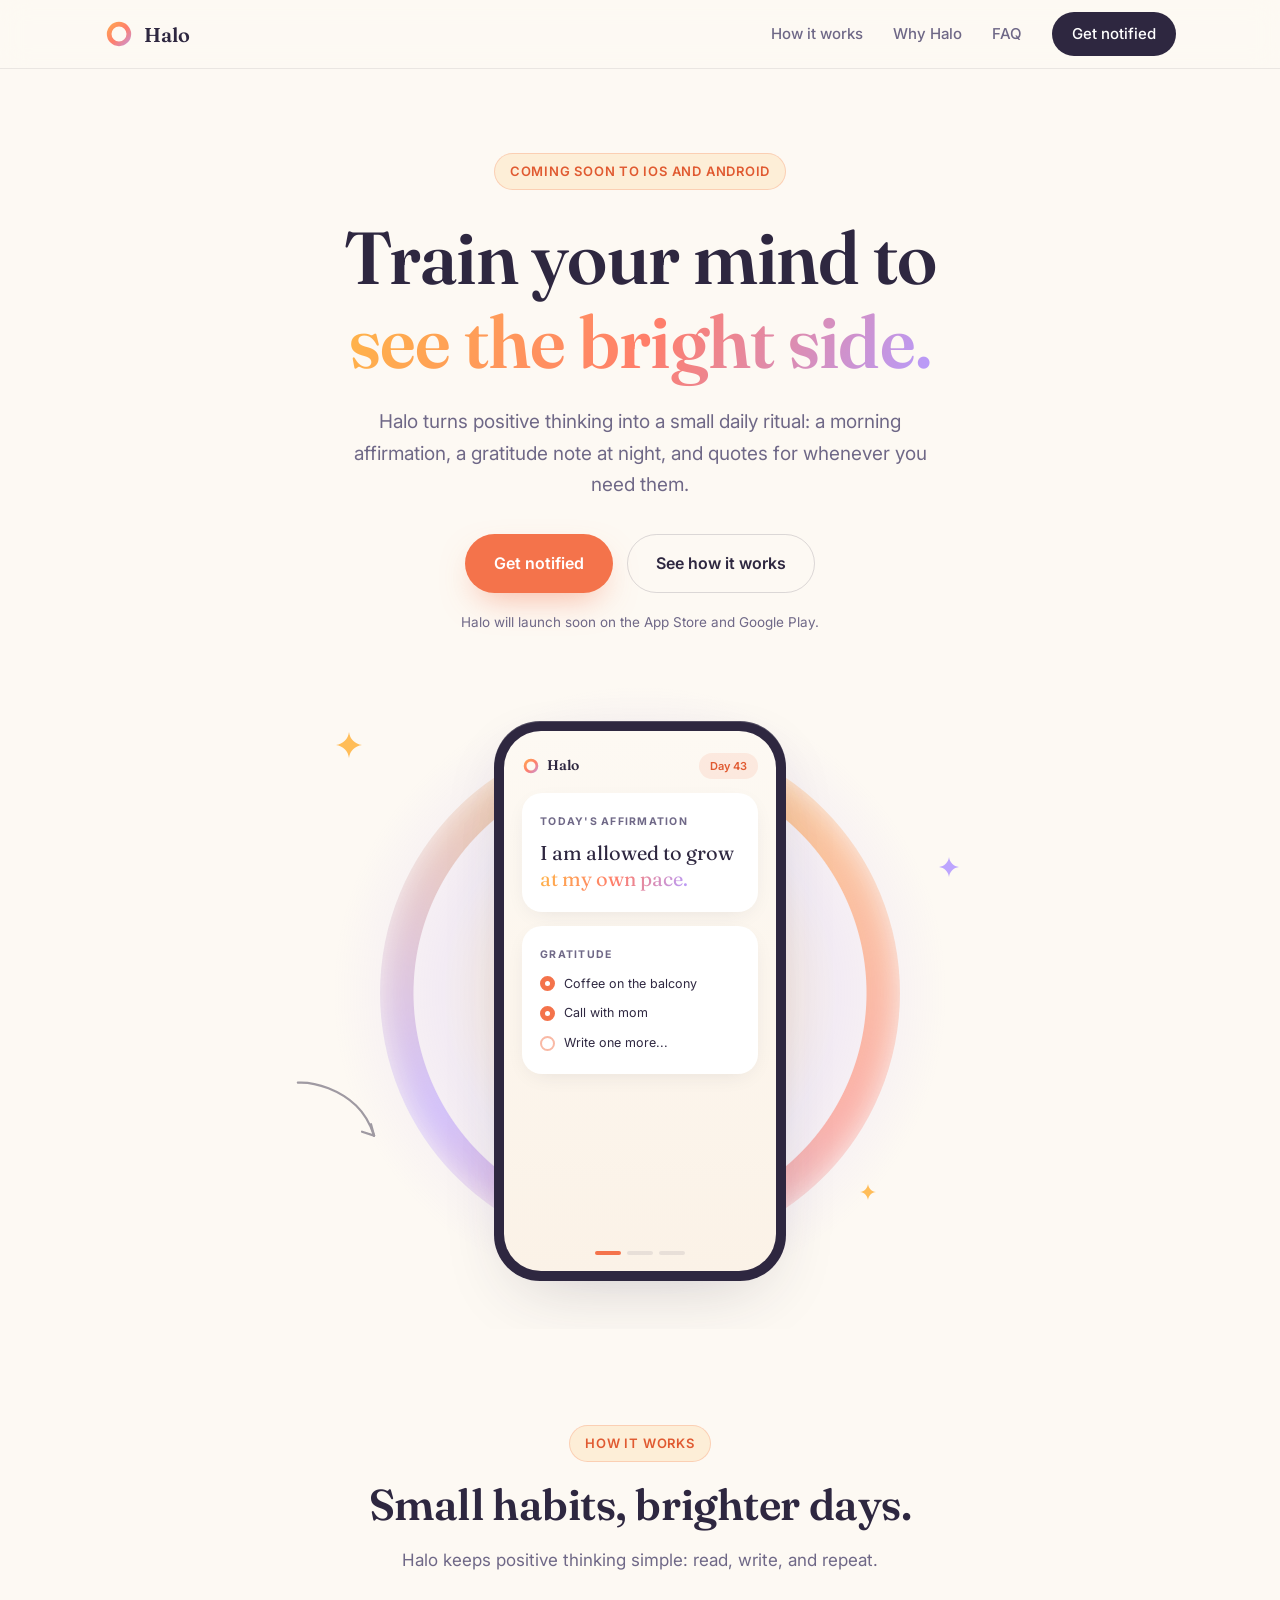
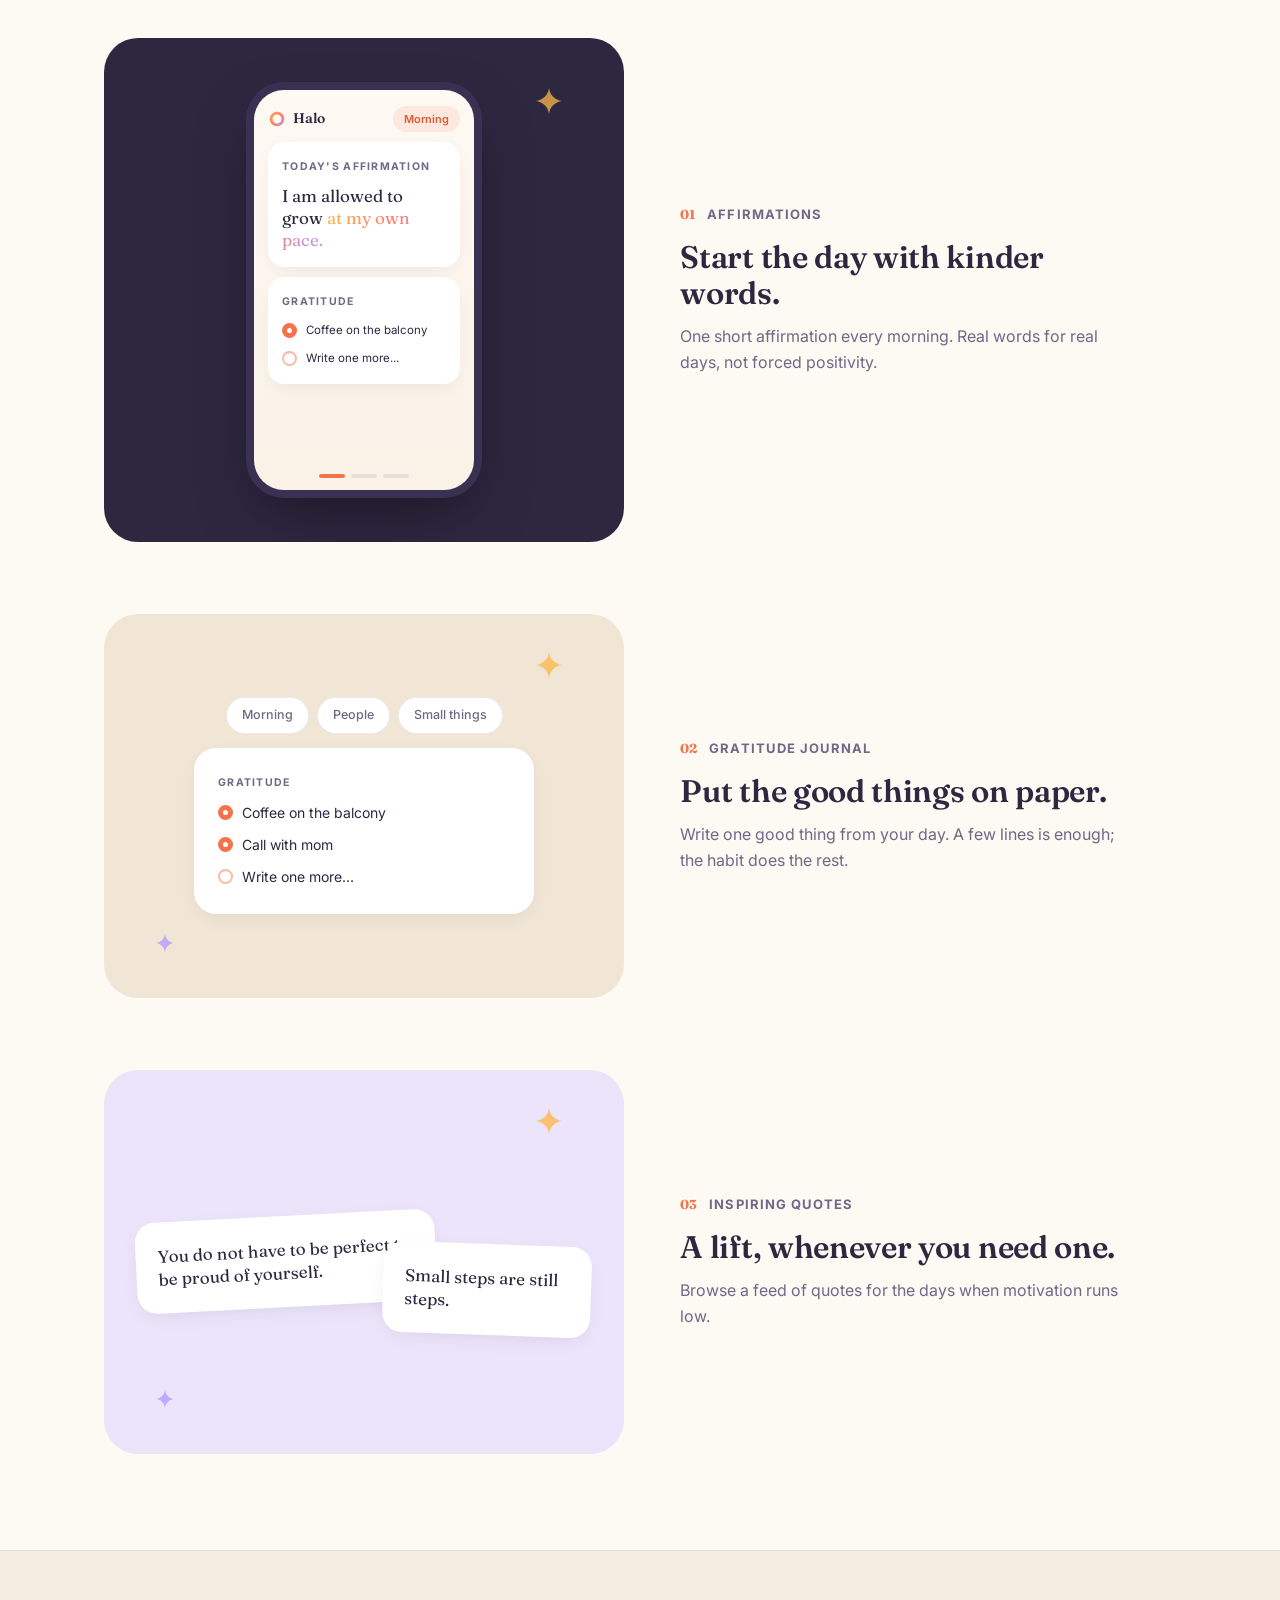
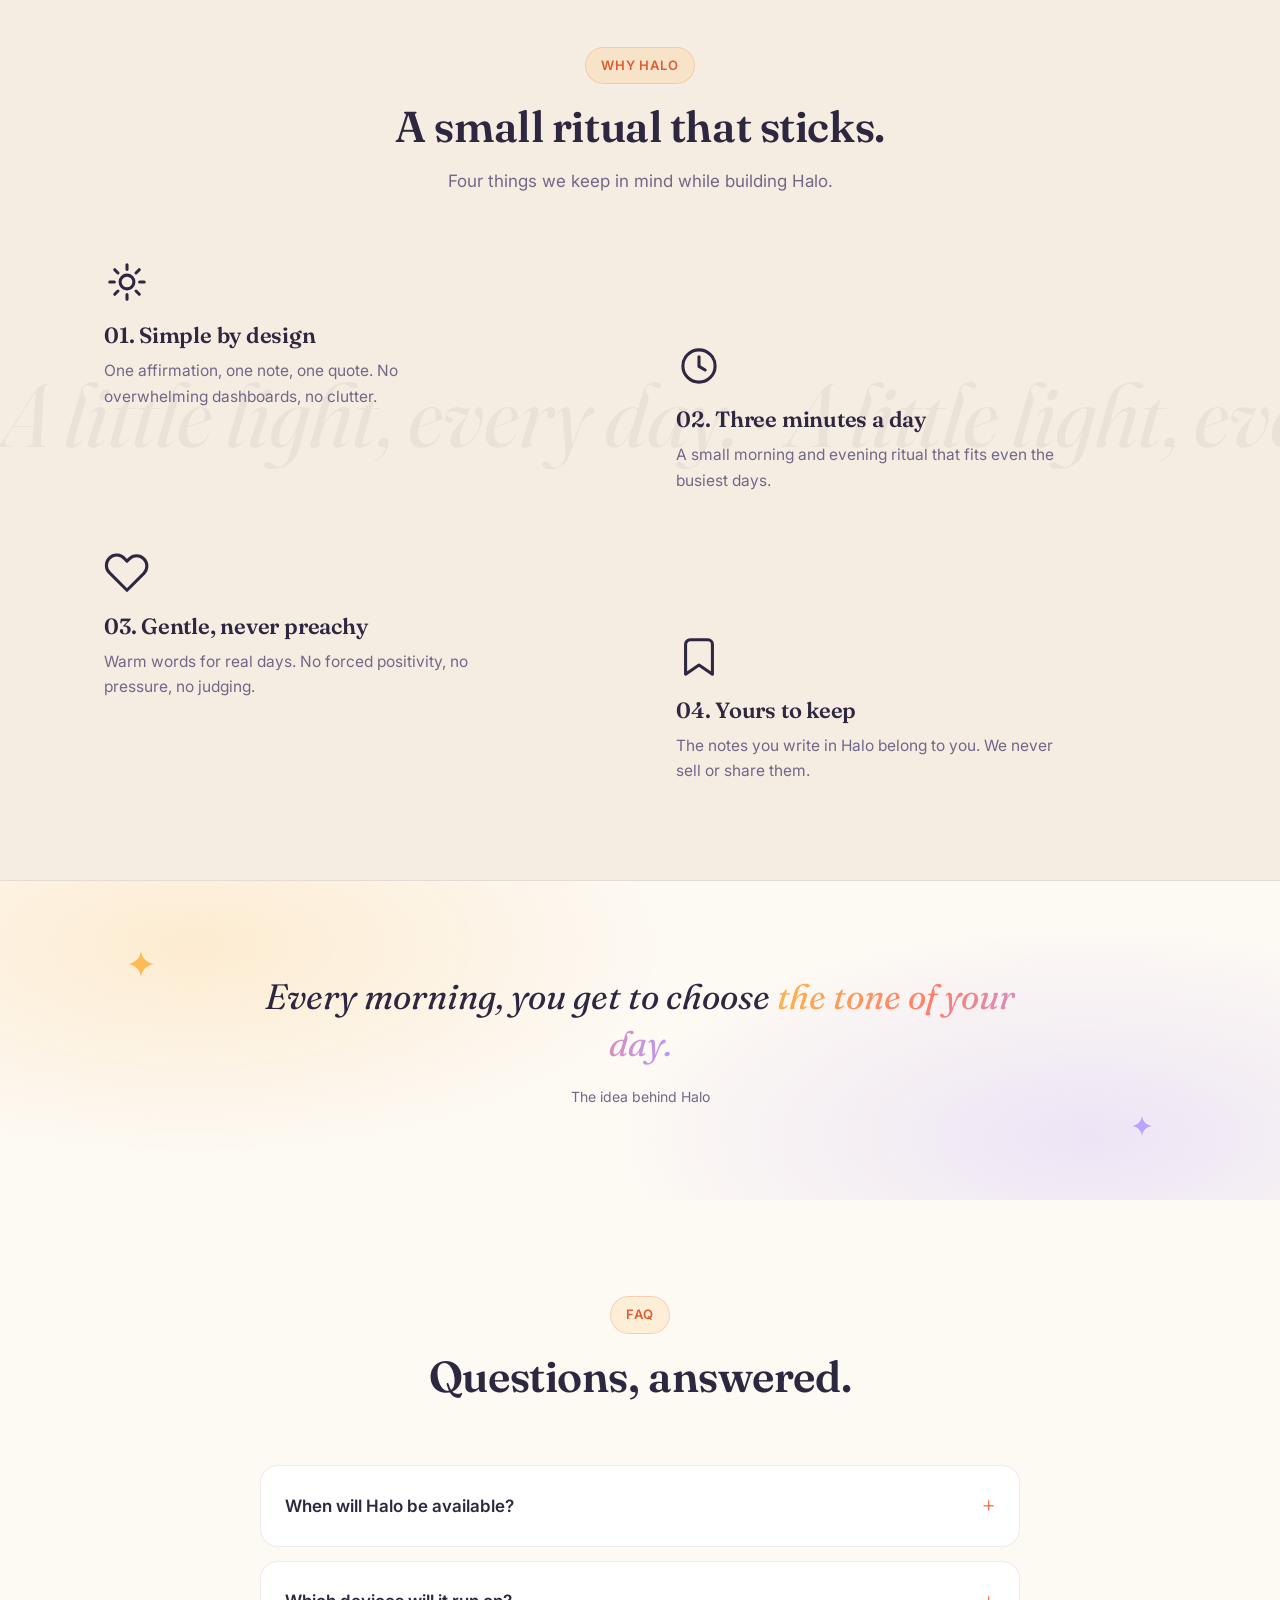
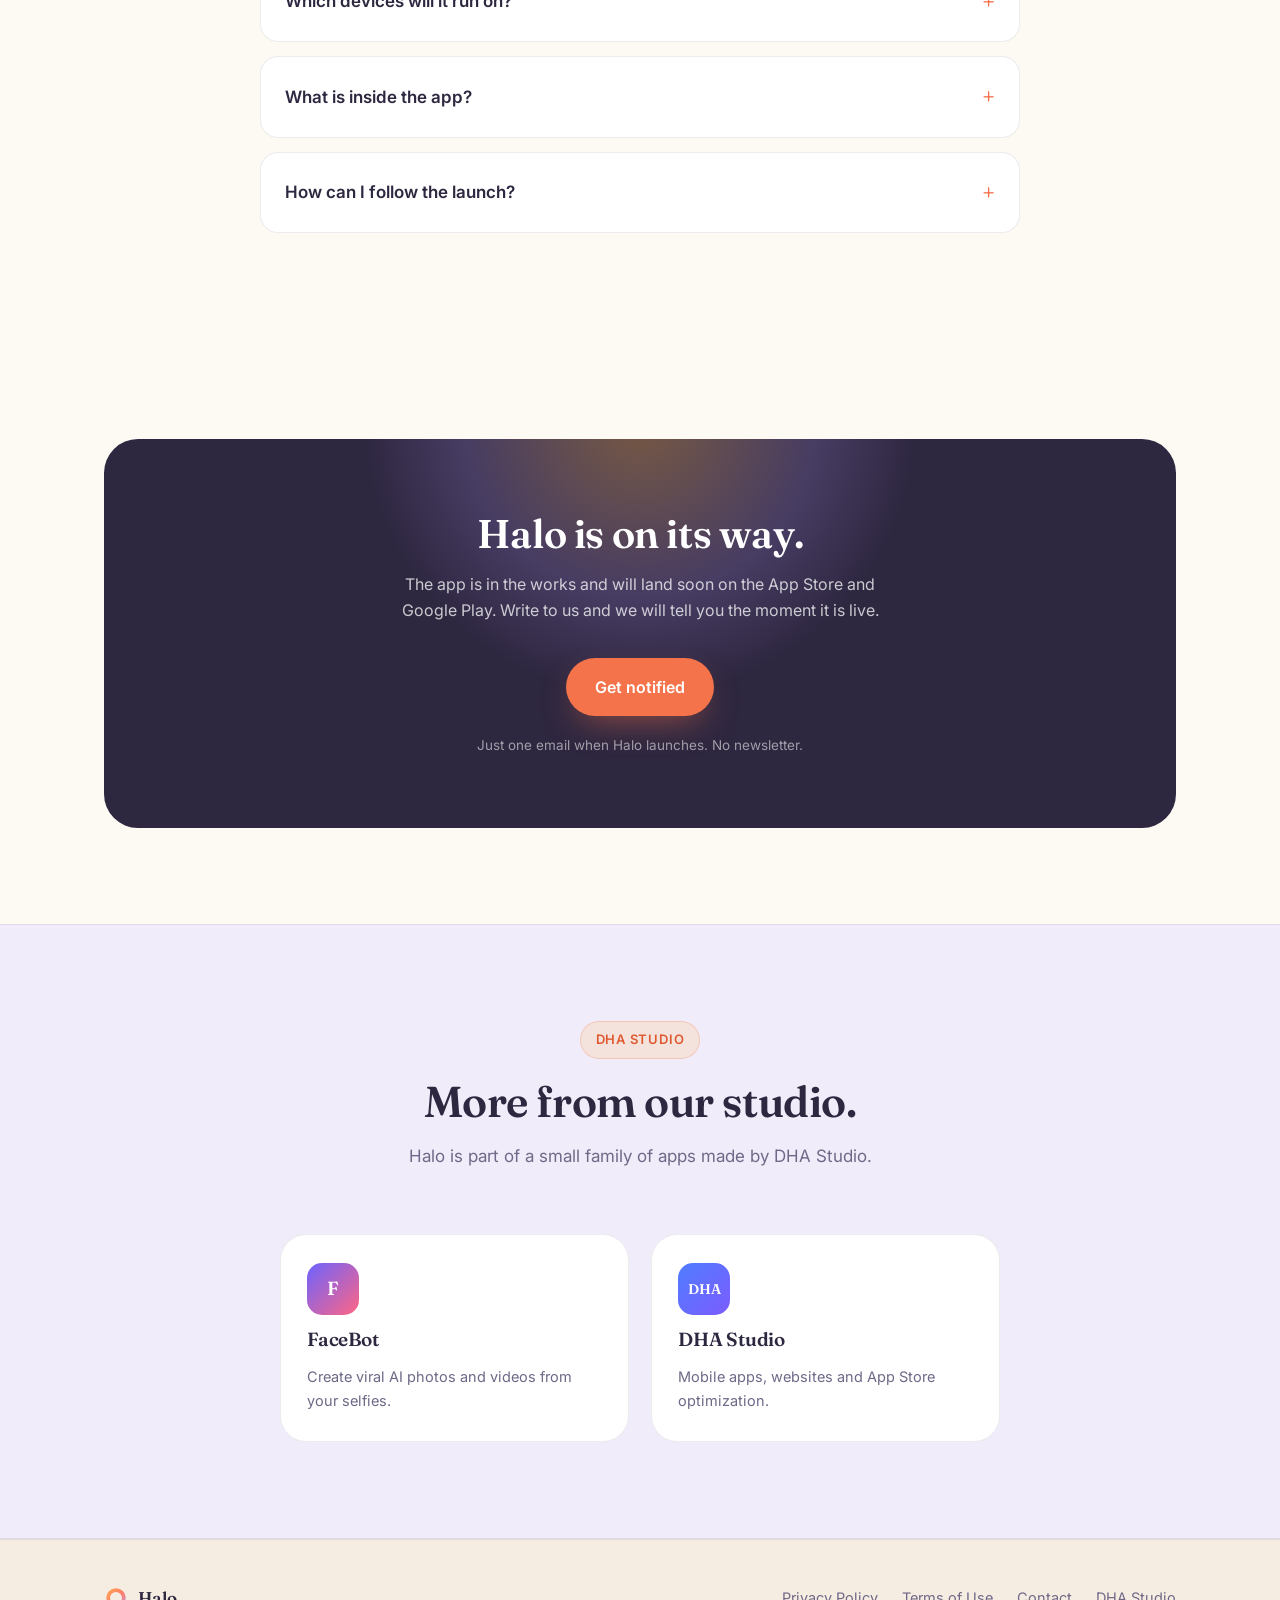
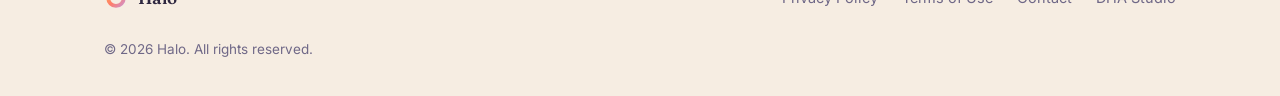
<file: index.html>
<!DOCTYPE html>
<html lang="en">
<head>
  <meta charset="UTF-8" />
  <meta name="viewport" content="width=device-width, initial-scale=1.0" />
  <title>Halo: Daily Affirmations &amp; Gratitude Journal</title>
  <meta name="description" content="Halo helps you build a positive mindset with daily affirmations, a gratitude journal and a feed of inspiring quotes. Coming soon on iOS and Android." />
  <link rel="canonical" href="https://halo.dhastudio.xyz/" />
  <meta name="robots" content="index, follow" />
  <meta name="theme-color" media="(prefers-color-scheme: light)" content="#FDF9F3" />
  <meta name="theme-color" media="(prefers-color-scheme: dark)" content="#171420" />
  <meta property="og:type" content="website" />
  <meta property="og:site_name" content="Halo" />
  <meta property="og:title" content="Halo: Daily Affirmations &amp; Gratitude Journal" />
  <meta property="og:description" content="Build a positive mindset with daily affirmations, a gratitude journal and inspiring quotes. Coming soon on iOS and Android." />
  <meta property="og:url" content="https://halo.dhastudio.xyz/" />
  <meta property="og:image" content="https://halo.dhastudio.xyz/assets/icon.png" />
  <meta name="twitter:card" content="summary" />
  <meta name="twitter:title" content="Halo: Daily Affirmations &amp; Gratitude Journal" />
  <meta name="twitter:description" content="Daily affirmations, a gratitude journal and inspiring quotes. Coming soon on iOS and Android." />
  <meta name="twitter:image" content="https://halo.dhastudio.xyz/assets/icon.png" />
  <script type="application/ld+json">
  {
    "@context": "https://schema.org",
    "@type": "SoftwareApplication",
    "name": "Halo",
    "applicationCategory": "LifestyleApplication",
    "operatingSystem": "iOS, Android",
    "description": "Halo helps you build a positive mindset with daily affirmations, a gratitude journal and a feed of inspiring quotes.",
    "url": "https://halo.dhastudio.xyz/",
    "image": "https://halo.dhastudio.xyz/assets/icon.png"
  }
  </script>
  <link rel="icon" href="assets/favicon.svg" type="image/svg+xml" />
  <link rel="icon" href="assets/icon.png" type="image/png" sizes="512x512" />
  <link rel="apple-touch-icon" href="assets/apple-touch-icon.png" />
  <link rel="preconnect" href="https://fonts.googleapis.com" />
  <link rel="preconnect" href="https://fonts.gstatic.com" crossorigin />
  <link href="https://fonts.googleapis.com/css2?family=Fraunces:ital,opsz,wght@0,9..144,500;0,9..144,600;1,9..144,500&amp;family=Inter:wght@400;500;600;700&amp;display=swap" rel="stylesheet" />
  <link rel="stylesheet" href="style.css" />
</head>
<body>

  <header class="site-header">
    <div class="container nav">
      <a href="#" class="brand" aria-label="Halo home">
        <svg class="brand__mark" viewBox="0 0 32 32" aria-hidden="true"><defs><linearGradient id="navG" x1="0" y1="0" x2="32" y2="32" gradientUnits="userSpaceOnUse"><stop offset="0" stop-color="#FFB648"/><stop offset="0.52" stop-color="#FF7E6B"/><stop offset="1" stop-color="#B69CFF"/></linearGradient></defs><circle cx="16" cy="16" r="10.5" fill="none" stroke="url(#navG)" stroke-width="5"/></svg>
        Halo
      </a>
      <nav class="nav__links" aria-label="Main">
        <a href="#how">How it works</a>
        <a href="#why">Why Halo</a>
        <a href="#faq">FAQ</a>
        <a href="#download" class="nav__cta">Get notified</a>
      </nav>
    </div>
  </header>

  <main>

    <!-- HERO -->
    <section class="hero">
      <div class="container hero__inner">
        <span class="eyebrow fade-up">Coming soon to iOS and Android</span>
        <h1 class="fade-up fade-up--1">Train your mind to<br /><span class="grad">see the bright side.</span></h1>
        <p class="hero__sub fade-up fade-up--2">Halo turns positive thinking into a small daily ritual: a morning affirmation, a gratitude note at night, and quotes for whenever you need them.</p>
        <div class="hero__actions fade-up fade-up--3">
          <a href="#download" class="btn btn-primary">Get notified</a>
          <a href="#how" class="btn btn-ghost">See how it works</a>
        </div>
        <p class="hero__note fade-up fade-up--3">Halo will launch soon on the App Store and Google Play.</p>
        <div class="hero__visual fade-up fade-up--3" aria-hidden="true">
          <div class="hero__glow"></div>
          <div class="halo-ring"></div>
          <svg class="spark spark--1" viewBox="0 0 24 24" fill="currentColor" aria-hidden="true"><path d="M12 0c.8 6.5 5.5 11.2 12 12-6.5.8-11.2 5.5-12 12-.8-6.5-5.5-11.2-12-12C6.5 11.2 11.2 6.5 12 0Z"/></svg>
          <svg class="spark spark--2" viewBox="0 0 24 24" fill="currentColor" aria-hidden="true"><path d="M12 0c.8 6.5 5.5 11.2 12 12-6.5.8-11.2 5.5-12 12-.8-6.5-5.5-11.2-12-12C6.5 11.2 11.2 6.5 12 0Z"/></svg>
          <svg class="spark spark--3" viewBox="0 0 24 24" fill="currentColor" aria-hidden="true"><path d="M12 0c.8 6.5 5.5 11.2 12 12-6.5.8-11.2 5.5-12 12-.8-6.5-5.5-11.2-12-12C6.5 11.2 11.2 6.5 12 0Z"/></svg>
          <svg class="doodle-arrow" viewBox="0 0 120 72" fill="none" stroke="currentColor" stroke-width="2.6" stroke-linecap="round" aria-hidden="true"><path d="M8 6C30 4 58 14 76 30 86 39 93 50 98 64"/><path d="M98 64l-14-4"/><path d="M98 64l-4-13"/></svg>
          <div class="phone">
            <div class="phone__screen">
              <div class="phone__top">
                <span class="phone__brand">
                  <svg class="phone__mark" viewBox="0 0 32 32" aria-hidden="true"><defs><linearGradient id="phG" x1="0" y1="0" x2="32" y2="32" gradientUnits="userSpaceOnUse"><stop offset="0" stop-color="#FFB648"/><stop offset="0.52" stop-color="#FF7E6B"/><stop offset="1" stop-color="#B69CFF"/></linearGradient></defs><circle cx="16" cy="16" r="10.5" fill="none" stroke="url(#phG)" stroke-width="5"/></svg>
                  Halo
                </span>
                <span class="chip">Day 43</span>
              </div>
              <div class="phone__card phone__card--affirm">
                <p class="phone__label">Today's affirmation</p>
                <p>I am allowed to grow <span class="grad">at my own pace.</span></p>
              </div>
              <div class="phone__card">
                <p class="phone__label">Gratitude</p>
                <div class="phone__lines">
                  <span class="phone__line"><span class="phone__dot phone__dot--done"></span>Coffee on the balcony</span>
                  <span class="phone__line"><span class="phone__dot phone__dot--done"></span>Call with mom</span>
                  <span class="phone__line"><span class="phone__dot"></span>Write one more...</span>
                </div>
              </div>
              <div class="phone__bar"><span></span><span></span><span></span></div>
            </div>
          </div>
        </div>
      </div>
    </section>

    <!-- WALKTHROUGH -->
    <section class="section" id="how">
      <div class="container">
        <div class="section__head">
          <span class="eyebrow">How it works</span>
          <h2>Small habits, brighter days.</h2>
          <p>Halo keeps positive thinking simple: read, write, and repeat.</p>
        </div>

        <div class="walk">
          <article class="walk__row">
            <div class="walk__visual walk__visual--dark" aria-hidden="true">
              <svg class="spark spark--in" viewBox="0 0 24 24" fill="currentColor"><path d="M12 0c.8 6.5 5.5 11.2 12 12-6.5.8-11.2 5.5-12 12-.8-6.5-5.5-11.2-12-12C6.5 11.2 11.2 6.5 12 0Z"/></svg>
              <div class="phone phone--mini">
                <div class="phone__screen">
                  <div class="phone__top">
                    <span class="phone__brand">
                      <svg class="phone__mark" viewBox="0 0 32 32" aria-hidden="true"><defs><linearGradient id="wmG" x1="0" y1="0" x2="32" y2="32" gradientUnits="userSpaceOnUse"><stop offset="0" stop-color="#FFB648"/><stop offset="0.52" stop-color="#FF7E6B"/><stop offset="1" stop-color="#B69CFF"/></linearGradient></defs><circle cx="16" cy="16" r="10.5" fill="none" stroke="url(#wmG)" stroke-width="5"/></svg>
                      Halo
                    </span>
                    <span class="chip">Morning</span>
                  </div>
                  <div class="phone__card phone__card--affirm">
                    <p class="phone__label">Today's affirmation</p>
                    <p>I am allowed to grow <span class="grad">at my own pace.</span></p>
                  </div>
                  <div class="phone__card">
                    <p class="phone__label">Gratitude</p>
                    <div class="phone__lines">
                      <span class="phone__line"><span class="phone__dot phone__dot--done"></span>Coffee on the balcony</span>
                      <span class="phone__line"><span class="phone__dot"></span>Write one more...</span>
                    </div>
                  </div>
                  <div class="phone__bar"><span></span><span></span><span></span></div>
                </div>
              </div>
            </div>
            <div class="walk__text">
              <span class="walk__eyebrow"><b>01</b> Affirmations</span>
              <h3>Start the day with kinder words.</h3>
              <p>One short affirmation every morning. Real words for real days, not forced positivity.</p>
            </div>
          </article>

          <article class="walk__row">
            <div class="walk__visual walk__visual--nude" aria-hidden="true">
              <svg class="spark spark--in" viewBox="0 0 24 24" fill="currentColor"><path d="M12 0c.8 6.5 5.5 11.2 12 12-6.5.8-11.2 5.5-12 12-.8-6.5-5.5-11.2-12-12C6.5 11.2 11.2 6.5 12 0Z"/></svg>
              <svg class="spark spark--in2" viewBox="0 0 24 24" fill="currentColor"><path d="M12 0c.8 6.5 5.5 11.2 12 12-6.5.8-11.2 5.5-12 12-.8-6.5-5.5-11.2-12-12C6.5 11.2 11.2 6.5 12 0Z"/></svg>
              <div class="chips-row">
                <span class="mini-chip">Morning</span>
                <span class="mini-chip">People</span>
                <span class="mini-chip">Small things</span>
              </div>
              <div class="jcard">
                <p class="phone__label">Gratitude</p>
                <div class="phone__lines">
                  <span class="phone__line"><span class="phone__dot phone__dot--done"></span>Coffee on the balcony</span>
                  <span class="phone__line"><span class="phone__dot phone__dot--done"></span>Call with mom</span>
                  <span class="phone__line"><span class="phone__dot"></span>Write one more...</span>
                </div>
              </div>
            </div>
            <div class="walk__text">
              <span class="walk__eyebrow"><b>02</b> Gratitude journal</span>
              <h3>Put the good things on paper.</h3>
              <p>Write one good thing from your day. A few lines is enough; the habit does the rest.</p>
            </div>
          </article>

          <article class="walk__row">
            <div class="walk__visual walk__visual--lav" aria-hidden="true">
              <svg class="spark spark--in" viewBox="0 0 24 24" fill="currentColor"><path d="M12 0c.8 6.5 5.5 11.2 12 12-6.5.8-11.2 5.5-12 12-.8-6.5-5.5-11.2-12-12C6.5 11.2 11.2 6.5 12 0Z"/></svg>
              <svg class="spark spark--in2" viewBox="0 0 24 24" fill="currentColor"><path d="M12 0c.8 6.5 5.5 11.2 12 12-6.5.8-11.2 5.5-12 12-.8-6.5-5.5-11.2-12-12C6.5 11.2 11.2 6.5 12 0Z"/></svg>
              <div class="qstack">
                <div class="qcard qcard--a"><p>You do not have to be perfect to be proud of yourself.</p></div>
                <div class="qcard qcard--b"><p>Small steps are still steps.</p></div>
              </div>
            </div>
            <div class="walk__text">
              <span class="walk__eyebrow"><b>03</b> Inspiring quotes</span>
              <h3>A lift, whenever you need one.</h3>
              <p>Browse a feed of quotes for the days when motivation runs low.</p>
            </div>
          </article>
        </div>
      </div>
    </section>

    <!-- BENEFITS -->
    <section class="section section--nude" id="why">
      <div class="marquee" aria-hidden="true">
        <div class="marquee__track">
          <span>A little light, every day. · A little light, every day. · A little light, every day. · </span>
          <span>A little light, every day. · A little light, every day. · A little light, every day. · </span>
        </div>
      </div>
      <div class="container">
        <div class="section__head">
          <span class="eyebrow">Why Halo</span>
          <h2>A small ritual that sticks.</h2>
          <p>Four things we keep in mind while building Halo.</p>
        </div>
        <div class="benefits">
          <div class="benefit">
            <div class="benefit__icon">
              <svg viewBox="0 0 24 24" fill="none" stroke="currentColor" stroke-width="1.6" stroke-linecap="round" aria-hidden="true"><circle cx="12" cy="12" r="3.6"/><path d="M12 3v2.4M12 18.6V21M3 12h2.4M18.6 12H21M5.6 5.6l1.7 1.7M16.7 16.7l1.7 1.7M18.4 5.6l-1.7 1.7M7.3 16.7l-1.7 1.7"/></svg>
            </div>
            <h3>01. Simple by design</h3>
            <p>One affirmation, one note, one quote. No overwhelming dashboards, no clutter.</p>
          </div>
          <div class="benefit">
            <div class="benefit__icon">
              <svg viewBox="0 0 24 24" fill="none" stroke="currentColor" stroke-width="1.6" stroke-linecap="round" stroke-linejoin="round" aria-hidden="true"><circle cx="12" cy="12" r="8.4"/><path d="M12 7.2v5l3.2 1.9"/></svg>
            </div>
            <h3>02. Three minutes a day</h3>
            <p>A small morning and evening ritual that fits even the busiest days.</p>
          </div>
          <div class="benefit">
            <div class="benefit__icon">
              <svg viewBox="0 0 24 24" fill="none" stroke="currentColor" stroke-width="1.6" stroke-linecap="round" stroke-linejoin="round" aria-hidden="true"><path d="M20.8 4.6a5.4 5.4 0 0 0-7.6 0L12 5.8l-1.2-1.2a5.4 5.4 0 1 0-7.6 7.6l8.8 8.8 8.8-8.8a5.4 5.4 0 0 0 0-7.6z"/></svg>
            </div>
            <h3>03. Gentle, never preachy</h3>
            <p>Warm words for real days. No forced positivity, no pressure, no judging.</p>
          </div>
          <div class="benefit">
            <div class="benefit__icon">
              <svg viewBox="0 0 24 24" fill="none" stroke="currentColor" stroke-width="1.6" stroke-linecap="round" stroke-linejoin="round" aria-hidden="true"><path d="M19 21l-7-4.8L5 21V5.4A2.4 2.4 0 0 1 7.4 3h9.2A2.4 2.4 0 0 1 19 5.4z"/></svg>
            </div>
            <h3>04. Yours to keep</h3>
            <p>The notes you write in Halo belong to you. We never sell or share them.</p>
          </div>
        </div>
      </div>
    </section>

    <!-- QUOTE -->
    <section class="quote-band">
      <svg class="spark spark--q1" viewBox="0 0 24 24" fill="currentColor" aria-hidden="true"><path d="M12 0c.8 6.5 5.5 11.2 12 12-6.5.8-11.2 5.5-12 12-.8-6.5-5.5-11.2-12-12C6.5 11.2 11.2 6.5 12 0Z"/></svg>
      <svg class="spark spark--q2" viewBox="0 0 24 24" fill="currentColor" aria-hidden="true"><path d="M12 0c.8 6.5 5.5 11.2 12 12-6.5.8-11.2 5.5-12 12-.8-6.5-5.5-11.2-12-12C6.5 11.2 11.2 6.5 12 0Z"/></svg>
      <div class="container">
        <blockquote>
          Every morning, you get to choose <span class="grad">the tone of your day.</span>
        </blockquote>
        <footer>The idea behind Halo</footer>
      </div>
    </section>

    <!-- FAQ -->
    <section class="section" id="faq">
      <div class="container">
        <div class="section__head">
          <span class="eyebrow">FAQ</span>
          <h2>Questions, answered.</h2>
        </div>
        <div class="faq">
          <details>
            <summary>When will Halo be available?</summary>
            <p>Halo is in development and will launch soon on the App Store and Google Play. Write to us if you would like to be notified the moment it is live.</p>
          </details>
          <details>
            <summary>Which devices will it run on?</summary>
            <p>Halo will be available on iPhones and Android phones.</p>
          </details>
          <details>
            <summary>What is inside the app?</summary>
            <p>Three simple things: a daily affirmation, a gratitude journal, and a feed of inspiring quotes. That is the whole idea: keep it small and come back every day.</p>
          </details>
          <details>
            <summary>How can I follow the launch?</summary>
            <p>Send a short email to <a href="mailto:contact@dhastudio.xyz">contact@dhastudio.xyz</a> and we will let you know when Halo is out.</p>
          </details>
        </div>
      </div>
    </section>

    <!-- DOWNLOAD -->
    <section class="section" id="download">
      <div class="container">
        <div class="download-card">
          <h2>Halo is on its way.</h2>
          <p>The app is in the works and will land soon on the App Store and Google Play. Write to us and we will tell you the moment it is live.</p>
          <a href="mailto:contact@dhastudio.xyz?subject=Halo%20launch" class="btn btn-primary">Get notified</a>
          <p class="hint">Just one email when Halo launches. No newsletter.</p>
        </div>
      </div>
    </section>

    <!-- MORE APPS -->
    <section class="section section--lav" id="more">
      <div class="container">
        <div class="section__head">
          <span class="eyebrow">DHA Studio</span>
          <h2>More from our studio.</h2>
          <p>Halo is part of a small family of apps made by DHA Studio.</p>
        </div>
        <div class="apps">
          <a class="app-card" href="https://facebot.dhastudio.xyz" rel="noopener">
            <span class="app-card__tile app-card__tile--fb">F</span>
            <h3>FaceBot</h3>
            <p>Create viral AI photos and videos from your selfies.</p>
          </a>
          <a class="app-card" href="https://dhastudio.xyz" rel="noopener">
            <span class="app-card__tile app-card__tile--dha">DHA</span>
            <h3>DHA Studio</h3>
            <p>Mobile apps, websites and App Store optimization.</p>
          </a>
        </div>
      </div>
    </section>

  </main>

  <footer class="site-footer">
    <div class="container footer-grid">
      <span class="footer-brand">
        <svg class="brand__mark" viewBox="0 0 32 32" aria-hidden="true"><defs><linearGradient id="ftG" x1="0" y1="0" x2="32" y2="32" gradientUnits="userSpaceOnUse"><stop offset="0" stop-color="#FFB648"/><stop offset="0.52" stop-color="#FF7E6B"/><stop offset="1" stop-color="#B69CFF"/></linearGradient></defs><circle cx="16" cy="16" r="10.5" fill="none" stroke="url(#ftG)" stroke-width="5"/></svg>
        Halo
      </span>
      <nav class="footer-links" aria-label="Footer">
        <a href="privacy-policy.html">Privacy Policy</a>
        <a href="terms.html">Terms of Use</a>
        <a href="mailto:contact@dhastudio.xyz">Contact</a>
        <a href="https://dhastudio.xyz" rel="noopener">DHA Studio</a>
      </nav>
      <p class="footer-copy">© 2026 Halo. All rights reserved.</p>
    </div>
  </footer>

</body>
</html>
</file>
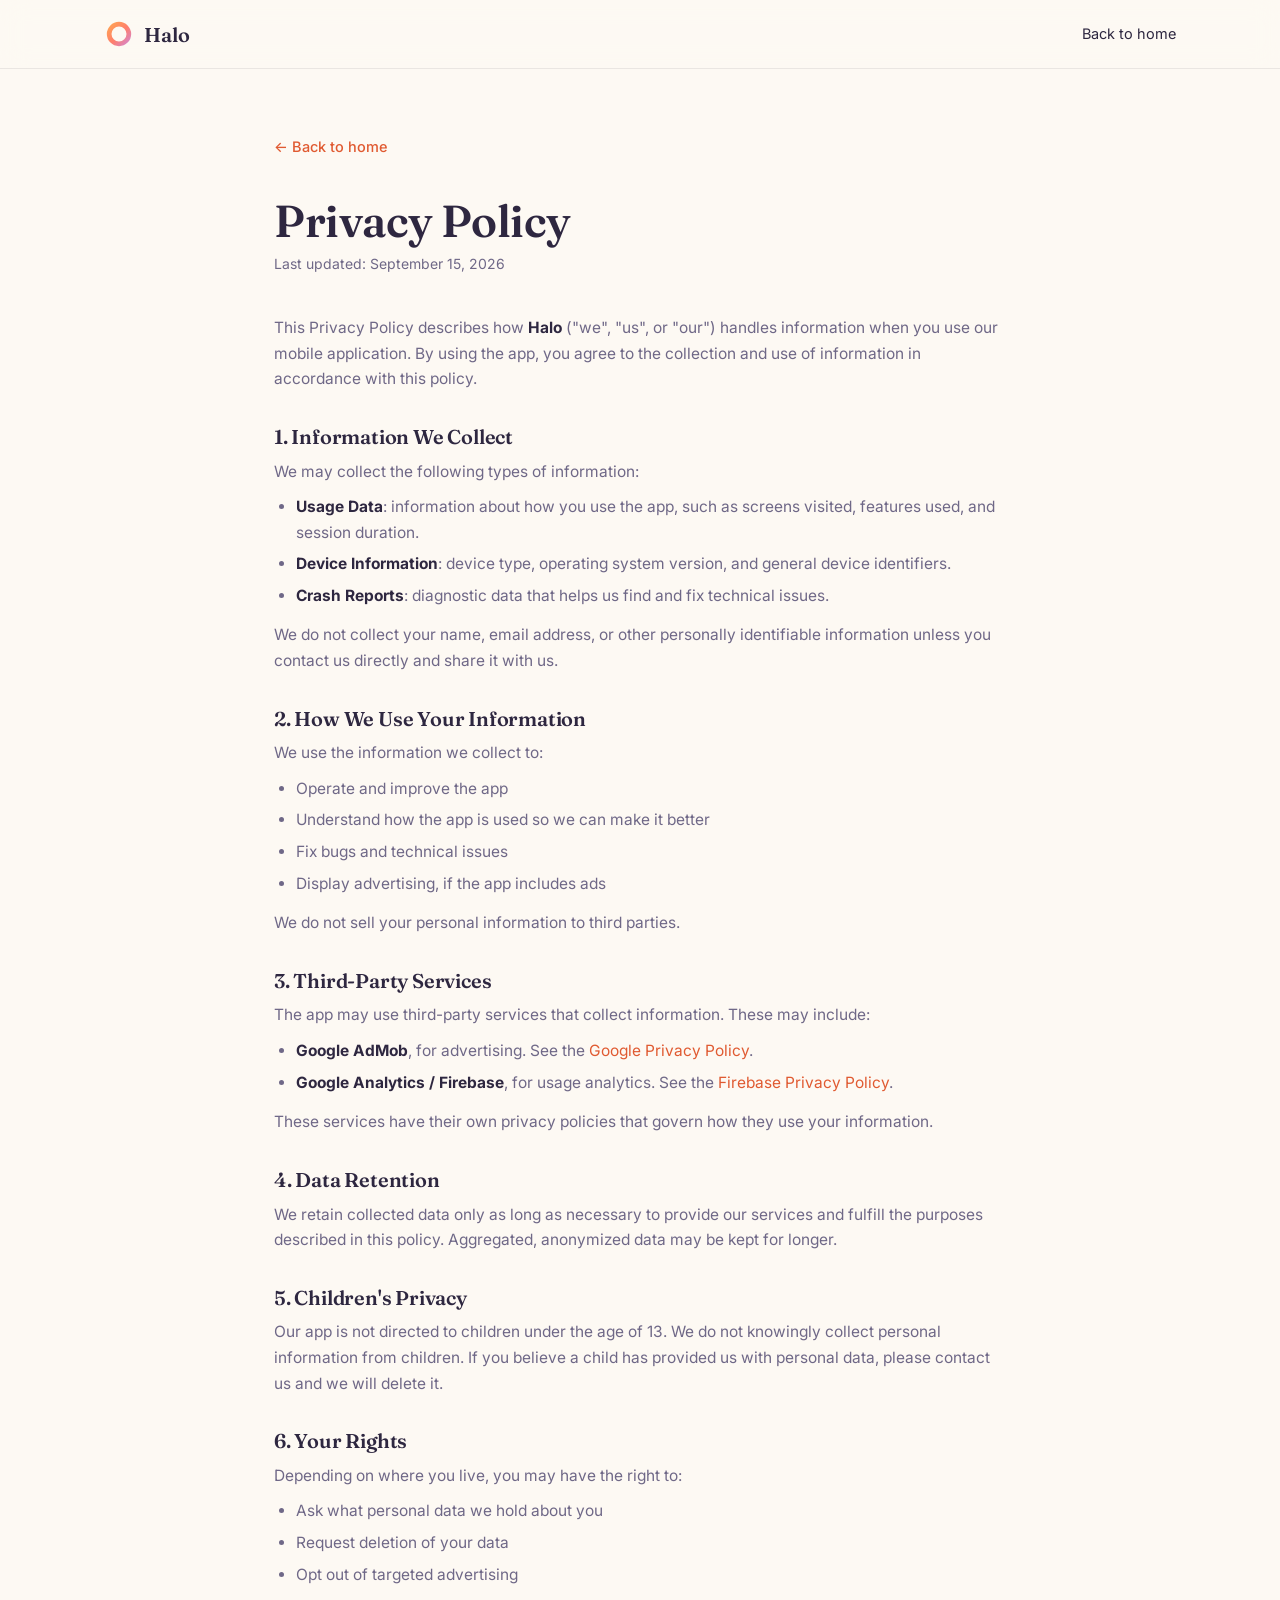
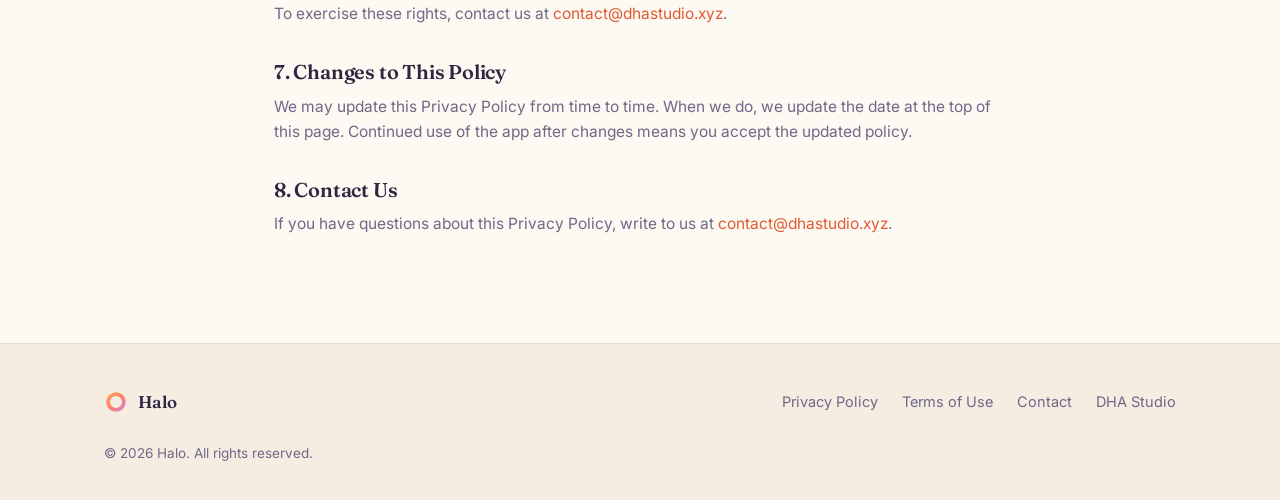
<file: privacy-policy.html>
<!DOCTYPE html>
<html lang="en">
<head>
  <meta charset="UTF-8" />
  <meta name="viewport" content="width=device-width, initial-scale=1.0" />
  <title>Privacy Policy | Halo</title>
  <meta name="description" content="Privacy policy of Halo, the positive thinking app for iOS and Android: what information we collect, how we use it, and how to reach us." />
  <link rel="canonical" href="https://halo.dhastudio.xyz/privacy-policy.html" />
  <meta name="robots" content="index, follow" />
  <meta name="theme-color" media="(prefers-color-scheme: light)" content="#FDF9F3" />
  <meta name="theme-color" media="(prefers-color-scheme: dark)" content="#171420" />
  <link rel="icon" href="assets/favicon.svg" type="image/svg+xml" />
  <link rel="apple-touch-icon" href="assets/apple-touch-icon.png" />
  <link rel="preconnect" href="https://fonts.googleapis.com" />
  <link rel="preconnect" href="https://fonts.gstatic.com" crossorigin />
  <link href="https://fonts.googleapis.com/css2?family=Fraunces:ital,opsz,wght@0,9..144,500;0,9..144,600;1,9..144,500&amp;family=Inter:wght@400;500;600;700&amp;display=swap" rel="stylesheet" />
  <link rel="stylesheet" href="style.css" />
</head>
<body>

  <header class="site-header">
    <div class="container nav">
      <a href="index.html" class="brand" aria-label="Halo home">
        <svg class="brand__mark" viewBox="0 0 32 32" aria-hidden="true"><defs><linearGradient id="navG" x1="0" y1="0" x2="32" y2="32" gradientUnits="userSpaceOnUse"><stop offset="0" stop-color="#FFB648"/><stop offset="0.52" stop-color="#FF7E6B"/><stop offset="1" stop-color="#C08BFF"/></linearGradient></defs><circle cx="16" cy="16" r="10.5" fill="none" stroke="url(#navG)" stroke-width="5"/></svg>
        Halo
      </a>
      <a href="index.html" class="nav__links" style="font-size:14.5px;">Back to home</a>
    </div>
  </header>

  <main class="legal">
    <a class="legal__back" href="index.html">&larr; Back to home</a>
    <h1>Privacy Policy</h1>
    <p class="updated">Last updated: September 15, 2026</p>

    <p>This Privacy Policy describes how <strong>Halo</strong> ("we", "us", or "our") handles information when you use our mobile application. By using the app, you agree to the collection and use of information in accordance with this policy.</p>

    <h2>1. Information We Collect</h2>
    <p>We may collect the following types of information:</p>
    <ul>
      <li><strong>Usage Data</strong>: information about how you use the app, such as screens visited, features used, and session duration.</li>
      <li><strong>Device Information</strong>: device type, operating system version, and general device identifiers.</li>
      <li><strong>Crash Reports</strong>: diagnostic data that helps us find and fix technical issues.</li>
    </ul>
    <p>We do not collect your name, email address, or other personally identifiable information unless you contact us directly and share it with us.</p>

    <h2>2. How We Use Your Information</h2>
    <p>We use the information we collect to:</p>
    <ul>
      <li>Operate and improve the app</li>
      <li>Understand how the app is used so we can make it better</li>
      <li>Fix bugs and technical issues</li>
      <li>Display advertising, if the app includes ads</li>
    </ul>
    <p>We do not sell your personal information to third parties.</p>

    <h2>3. Third-Party Services</h2>
    <p>The app may use third-party services that collect information. These may include:</p>
    <ul>
      <li><strong>Google AdMob</strong>, for advertising. See the <a href="https://policies.google.com/privacy" target="_blank" rel="noopener">Google Privacy Policy</a>.</li>
      <li><strong>Google Analytics / Firebase</strong>, for usage analytics. See the <a href="https://firebase.google.com/support/privacy" target="_blank" rel="noopener">Firebase Privacy Policy</a>.</li>
    </ul>
    <p>These services have their own privacy policies that govern how they use your information.</p>

    <h2>4. Data Retention</h2>
    <p>We retain collected data only as long as necessary to provide our services and fulfill the purposes described in this policy. Aggregated, anonymized data may be kept for longer.</p>

    <h2>5. Children's Privacy</h2>
    <p>Our app is not directed to children under the age of 13. We do not knowingly collect personal information from children. If you believe a child has provided us with personal data, please contact us and we will delete it.</p>

    <h2>6. Your Rights</h2>
    <p>Depending on where you live, you may have the right to:</p>
    <ul>
      <li>Ask what personal data we hold about you</li>
      <li>Request deletion of your data</li>
      <li>Opt out of targeted advertising</li>
    </ul>
    <p>To exercise these rights, contact us at <a href="mailto:contact@dhastudio.xyz">contact@dhastudio.xyz</a>.</p>

    <h2>7. Changes to This Policy</h2>
    <p>We may update this Privacy Policy from time to time. When we do, we update the date at the top of this page. Continued use of the app after changes means you accept the updated policy.</p>

    <h2>8. Contact Us</h2>
    <p>If you have questions about this Privacy Policy, write to us at <a href="mailto:contact@dhastudio.xyz">contact@dhastudio.xyz</a>.</p>
  </main>

  <footer class="site-footer">
    <div class="container footer-grid">
      <span class="footer-brand">
        <svg class="brand__mark" viewBox="0 0 32 32" aria-hidden="true"><defs><linearGradient id="ftG" x1="0" y1="0" x2="32" y2="32" gradientUnits="userSpaceOnUse"><stop offset="0" stop-color="#FFB648"/><stop offset="0.52" stop-color="#FF7E6B"/><stop offset="1" stop-color="#C08BFF"/></linearGradient></defs><circle cx="16" cy="16" r="10.5" fill="none" stroke="url(#ftG)" stroke-width="5"/></svg>
        Halo
      </span>
      <nav class="footer-links" aria-label="Footer">
        <a href="privacy-policy.html">Privacy Policy</a>
        <a href="terms.html">Terms of Use</a>
        <a href="mailto:contact@dhastudio.xyz">Contact</a>
        <a href="https://dhastudio.xyz" rel="noopener">DHA Studio</a>
      </nav>
      <p class="footer-copy">© 2026 Halo. All rights reserved.</p>
    </div>
  </footer>

</body>
</html>
</file>
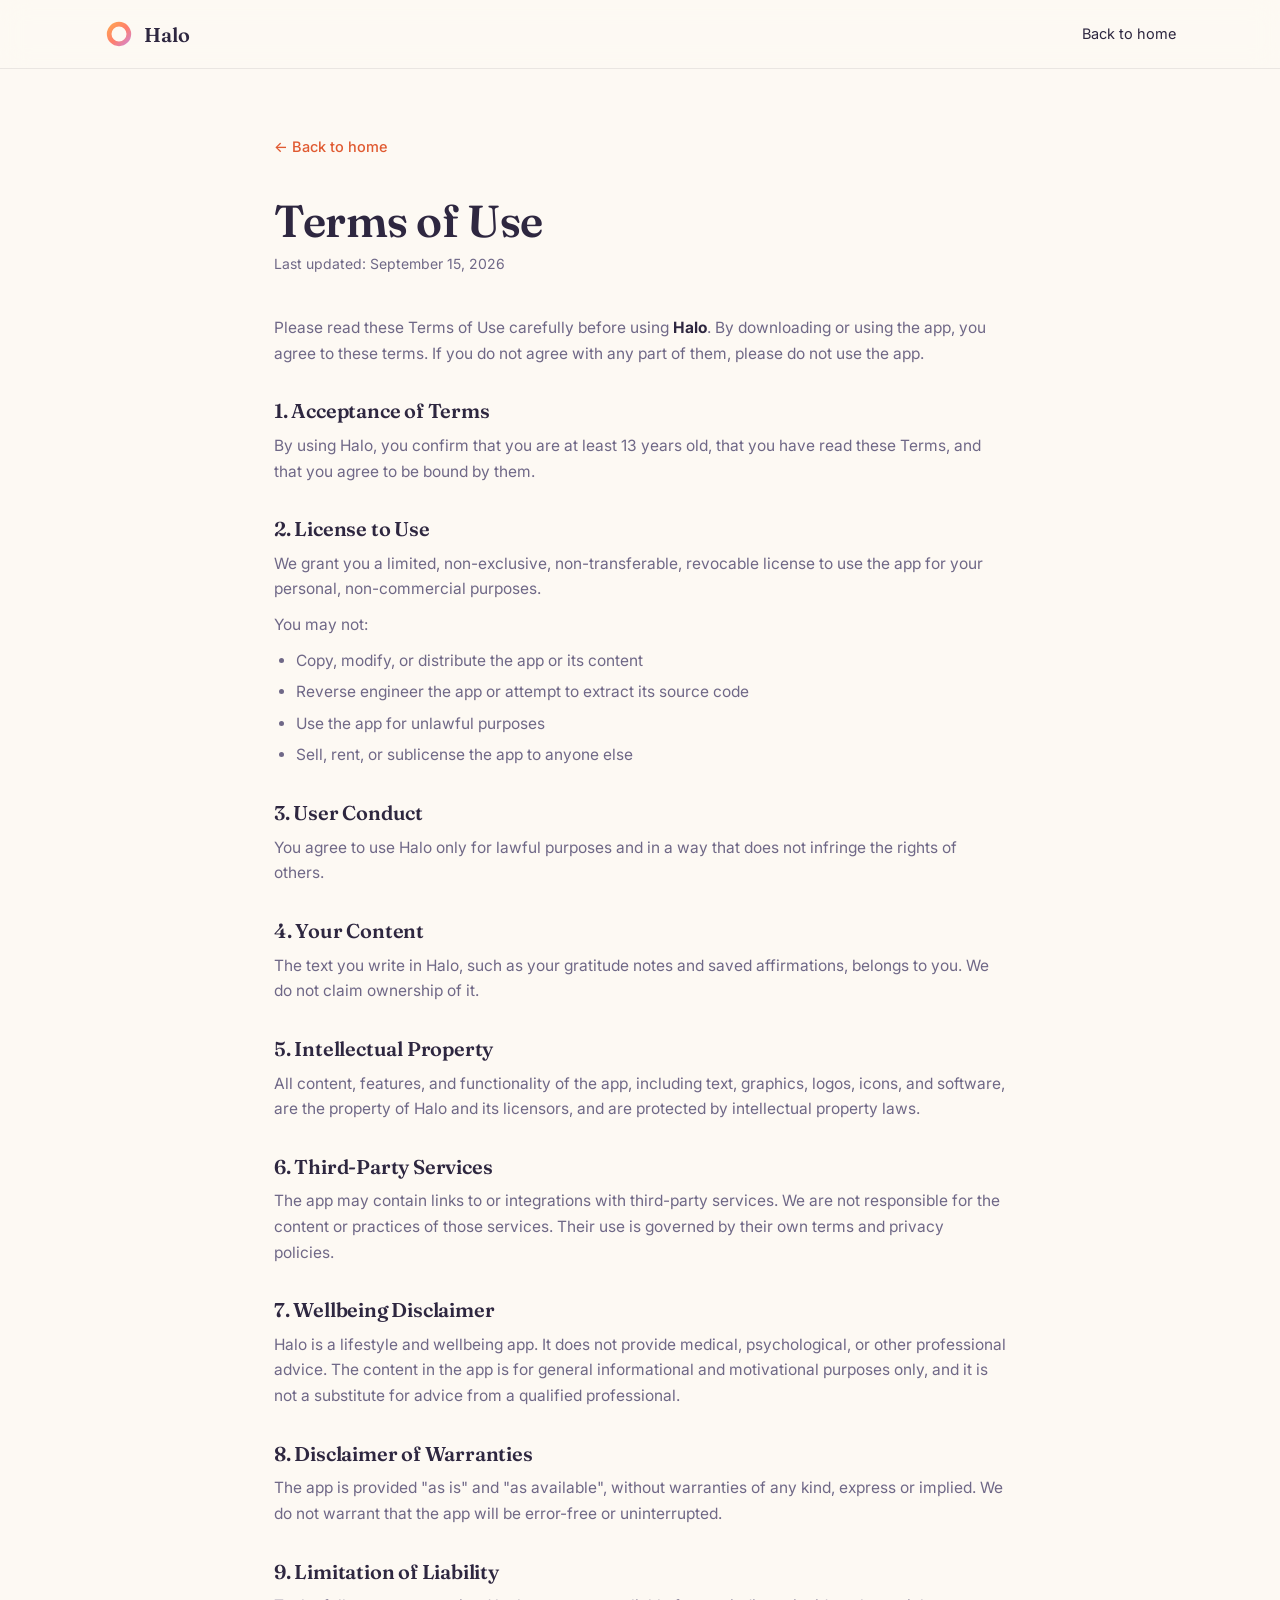
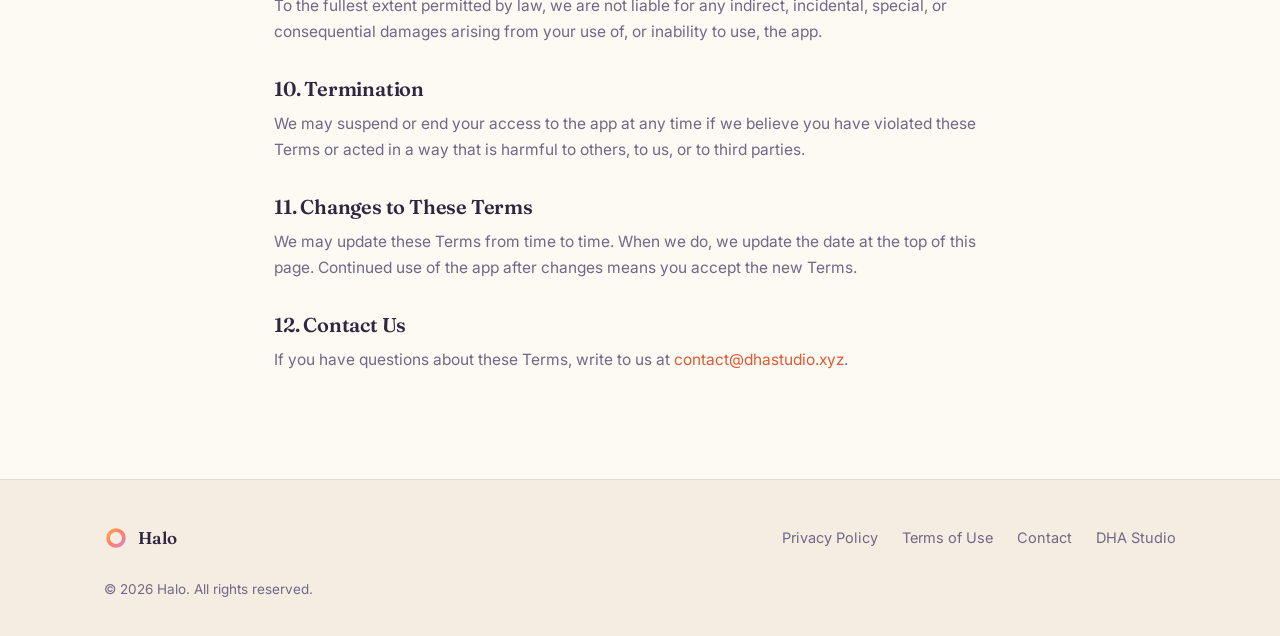
<file: terms.html>
<!DOCTYPE html>
<html lang="en">
<head>
  <meta charset="UTF-8" />
  <meta name="viewport" content="width=device-width, initial-scale=1.0" />
  <title>Terms of Use | Halo</title>
  <meta name="description" content="Terms of use of Halo, the positive thinking app for iOS and Android: license, conduct, your content, and liability." />
  <link rel="canonical" href="https://halo.dhastudio.xyz/terms.html" />
  <meta name="robots" content="index, follow" />
  <meta name="theme-color" media="(prefers-color-scheme: light)" content="#FDF9F3" />
  <meta name="theme-color" media="(prefers-color-scheme: dark)" content="#171420" />
  <link rel="icon" href="assets/favicon.svg" type="image/svg+xml" />
  <link rel="apple-touch-icon" href="assets/apple-touch-icon.png" />
  <link rel="preconnect" href="https://fonts.googleapis.com" />
  <link rel="preconnect" href="https://fonts.gstatic.com" crossorigin />
  <link href="https://fonts.googleapis.com/css2?family=Fraunces:ital,opsz,wght@0,9..144,500;0,9..144,600;1,9..144,500&amp;family=Inter:wght@400;500;600;700&amp;display=swap" rel="stylesheet" />
  <link rel="stylesheet" href="style.css" />
</head>
<body>

  <header class="site-header">
    <div class="container nav">
      <a href="index.html" class="brand" aria-label="Halo home">
        <svg class="brand__mark" viewBox="0 0 32 32" aria-hidden="true"><defs><linearGradient id="navG" x1="0" y1="0" x2="32" y2="32" gradientUnits="userSpaceOnUse"><stop offset="0" stop-color="#FFB648"/><stop offset="0.52" stop-color="#FF7E6B"/><stop offset="1" stop-color="#C08BFF"/></linearGradient></defs><circle cx="16" cy="16" r="10.5" fill="none" stroke="url(#navG)" stroke-width="5"/></svg>
        Halo
      </a>
      <a href="index.html" class="nav__links" style="font-size:14.5px;">Back to home</a>
    </div>
  </header>

  <main class="legal">
    <a class="legal__back" href="index.html">&larr; Back to home</a>
    <h1>Terms of Use</h1>
    <p class="updated">Last updated: September 15, 2026</p>

    <p>Please read these Terms of Use carefully before using <strong>Halo</strong>. By downloading or using the app, you agree to these terms. If you do not agree with any part of them, please do not use the app.</p>

    <h2>1. Acceptance of Terms</h2>
    <p>By using Halo, you confirm that you are at least 13 years old, that you have read these Terms, and that you agree to be bound by them.</p>

    <h2>2. License to Use</h2>
    <p>We grant you a limited, non-exclusive, non-transferable, revocable license to use the app for your personal, non-commercial purposes.</p>
    <p>You may not:</p>
    <ul>
      <li>Copy, modify, or distribute the app or its content</li>
      <li>Reverse engineer the app or attempt to extract its source code</li>
      <li>Use the app for unlawful purposes</li>
      <li>Sell, rent, or sublicense the app to anyone else</li>
    </ul>

    <h2>3. User Conduct</h2>
    <p>You agree to use Halo only for lawful purposes and in a way that does not infringe the rights of others.</p>

    <h2>4. Your Content</h2>
    <p>The text you write in Halo, such as your gratitude notes and saved affirmations, belongs to you. We do not claim ownership of it.</p>

    <h2>5. Intellectual Property</h2>
    <p>All content, features, and functionality of the app, including text, graphics, logos, icons, and software, are the property of Halo and its licensors, and are protected by intellectual property laws.</p>

    <h2>6. Third-Party Services</h2>
    <p>The app may contain links to or integrations with third-party services. We are not responsible for the content or practices of those services. Their use is governed by their own terms and privacy policies.</p>

    <h2>7. Wellbeing Disclaimer</h2>
    <p>Halo is a lifestyle and wellbeing app. It does not provide medical, psychological, or other professional advice. The content in the app is for general informational and motivational purposes only, and it is not a substitute for advice from a qualified professional.</p>

    <h2>8. Disclaimer of Warranties</h2>
    <p>The app is provided "as is" and "as available", without warranties of any kind, express or implied. We do not warrant that the app will be error-free or uninterrupted.</p>

    <h2>9. Limitation of Liability</h2>
    <p>To the fullest extent permitted by law, we are not liable for any indirect, incidental, special, or consequential damages arising from your use of, or inability to use, the app.</p>

    <h2>10. Termination</h2>
    <p>We may suspend or end your access to the app at any time if we believe you have violated these Terms or acted in a way that is harmful to others, to us, or to third parties.</p>

    <h2>11. Changes to These Terms</h2>
    <p>We may update these Terms from time to time. When we do, we update the date at the top of this page. Continued use of the app after changes means you accept the new Terms.</p>

    <h2>12. Contact Us</h2>
    <p>If you have questions about these Terms, write to us at <a href="mailto:contact@dhastudio.xyz">contact@dhastudio.xyz</a>.</p>
  </main>

  <footer class="site-footer">
    <div class="container footer-grid">
      <span class="footer-brand">
        <svg class="brand__mark" viewBox="0 0 32 32" aria-hidden="true"><defs><linearGradient id="ftG" x1="0" y1="0" x2="32" y2="32" gradientUnits="userSpaceOnUse"><stop offset="0" stop-color="#FFB648"/><stop offset="0.52" stop-color="#FF7E6B"/><stop offset="1" stop-color="#C08BFF"/></linearGradient></defs><circle cx="16" cy="16" r="10.5" fill="none" stroke="url(#ftG)" stroke-width="5"/></svg>
        Halo
      </span>
      <nav class="footer-links" aria-label="Footer">
        <a href="privacy-policy.html">Privacy Policy</a>
        <a href="terms.html">Terms of Use</a>
        <a href="mailto:contact@dhastudio.xyz">Contact</a>
        <a href="https://dhastudio.xyz" rel="noopener">DHA Studio</a>
      </nav>
      <p class="footer-copy">© 2026 Halo. All rights reserved.</p>
    </div>
  </footer>

</body>
</html>
</file>
<file: style.css>
/* ============================================================
   Halo — landing site
   Warm editorial theme (cream / nude / lavender).
   Auto light/dark following the device theme. Zero JS, no build step.
   ============================================================ */

:root {
  color-scheme: light dark;
  --bg:          #FDF9F3;
  --bg-nude:     #F6EDE2;
  --bg-lav:      #F1ECFA;
  --surface:     #FFFFFF;
  --ink:         #2E2740;
  --muted:       #6F6887;
  --accent:      #F4734B;
  --accent-dark: #E05A31;
  --violet:      #B69CFF;
  --gold:        #FFB648;
  --grad:        linear-gradient(115deg, #FFB648 0%, #FF7E6B 52%, #B69CFF 100%);
  --border:      rgba(46, 39, 64, 0.09);
  --border-strong: rgba(46, 39, 64, 0.16);
  --radius:      26px;
  --radius-lg:   34px;
  --shadow-sm:   0 6px 24px -10px rgba(46, 39, 64, 0.14);
  --shadow:      0 24px 70px -24px rgba(46, 39, 64, 0.22);
  --maxw:        1120px;
  --header-bg:   rgba(253, 249, 243, 0.85);
  --navcta-bg:   #2E2740;
  --navcta-text: #FFFFFF;
  --cta-bg:      #2E2740;
  --cta-text:    #FFFFFF;
  --mockup-frame: #2E2740;
  --screen-bg:   linear-gradient(180deg, #FDF9F3 0%, #FBF2E7 100%);
  --screen-card: #FFFFFF;
  --visual-nude: #F1E5D6;
  --visual-lav:  #EBE4FA;
}

/* Dark theme: follows the device appearance automatically. */
@media (prefers-color-scheme: dark) {
  :root {
    --bg:          #171420;
    --bg-nude:     #1D1928;
    --bg-lav:      #211B2F;
    --surface:     #2A2440;
    --ink:         #F2EDE6;
    --muted:       #A79FBD;
    --accent-dark: #FF9C7A;
    --border:      rgba(255, 255, 255, 0.10);
    --border-strong: rgba(255, 255, 255, 0.24);
    --shadow-sm:   0 6px 24px -10px rgba(0, 0, 0, 0.55);
    --shadow:      0 24px 70px -24px rgba(0, 0, 0, 0.65);
    --header-bg:   rgba(23, 20, 32, 0.85);
    --navcta-bg:   #F2EDE6;
    --navcta-text: #1A1626;
    --cta-bg:      #262038;
    --cta-text:    #F4EFE8;
    --mockup-frame: #4A4165;
    --screen-bg:   linear-gradient(180deg, #221D31 0%, #1D1828 100%);
    --screen-card: #2C2640;
    --visual-nude: #221C2D;
    --visual-lav:  #241E31;
  }
  .hero__glow {
    background: radial-gradient(circle, rgba(255, 182, 72, 0.22) 0%, rgba(182, 156, 255, 0.18) 45%, transparent 70%);
  }
  .marquee { opacity: 0.08; }
}

*, *::before, *::after { box-sizing: border-box; margin: 0; padding: 0; }

html { scroll-behavior: smooth; }

body {
  font-family: 'Inter', -apple-system, BlinkMacSystemFont, 'Segoe UI', Roboto, sans-serif;
  background: var(--bg);
  color: var(--ink);
  line-height: 1.65;
  -webkit-font-smoothing: antialiased;
  text-rendering: optimizeLegibility;
  overflow-x: hidden;
}

img { max-width: 100%; display: block; }
a { color: inherit; text-decoration: none; }

h1, h2, h3, .serif {
  font-family: 'Fraunces', Georgia, serif;
  font-weight: 600;
  letter-spacing: -0.01em;
  line-height: 1.14;
}

a:focus-visible, button:focus-visible, summary:focus-visible {
  outline: 3px solid rgba(244, 115, 75, 0.45);
  outline-offset: 3px;
  border-radius: 6px;
}

.container {
  width: 100%;
  max-width: var(--maxw);
  margin: 0 auto;
  padding: 0 24px;
}

/* ---------- Header ---------- */
.site-header {
  position: sticky;
  top: 0;
  z-index: 50;
  background: var(--header-bg);
  backdrop-filter: blur(14px);
  -webkit-backdrop-filter: blur(14px);
  border-bottom: 1px solid var(--border);
}
.nav {
  display: flex;
  align-items: center;
  justify-content: space-between;
  height: 68px;
}
.brand {
  display: flex;
  align-items: center;
  gap: 10px;
  font-family: 'Fraunces', Georgia, serif;
  font-weight: 600;
  font-size: 20px;
  color: var(--ink);
}
.brand__mark { width: 30px; height: 30px; flex: none; }
.nav__links { display: flex; align-items: center; gap: 30px; }
.nav__links a {
  color: var(--muted);
  font-size: 15px;
  font-weight: 500;
  transition: color 0.15s ease;
}
.nav__links a:hover { color: var(--ink); }
.nav__cta {
  padding: 10px 20px;
  border-radius: 999px;
  background: var(--navcta-bg);
  color: var(--navcta-text) !important;
  font-weight: 600;
  transition: background 0.15s ease, transform 0.15s ease;
}
.nav__cta:hover { background: var(--accent); transform: translateY(-1px); }

/* ---------- Hero (centered) ---------- */
.hero {
  position: relative;
  padding: 84px 0 40px;
  overflow: hidden;
}
.hero__inner {
  position: relative;
  z-index: 1;
  display: flex;
  flex-direction: column;
  align-items: center;
  text-align: center;
}
.eyebrow {
  display: inline-flex;
  align-items: center;
  gap: 8px;
  font-size: 13px;
  font-weight: 600;
  letter-spacing: 0.06em;
  text-transform: uppercase;
  color: var(--accent-dark);
  background: rgba(255, 182, 72, 0.16);
  border: 1px solid rgba(244, 115, 75, 0.25);
  padding: 7px 15px;
  border-radius: 999px;
  margin-bottom: 26px;
}
.hero h1 {
  font-size: clamp(2.6rem, 6vw, 4.6rem);
  margin-bottom: 22px;
}
.hero h1 .grad {
  background: var(--grad);
  -webkit-background-clip: text;
  background-clip: text;
  -webkit-text-fill-color: transparent;
  color: transparent;
}
.hero__sub {
  font-size: clamp(16px, 2vw, 19px);
  color: var(--muted);
  max-width: 600px;
  margin-bottom: 34px;
}
.hero__actions {
  display: flex;
  gap: 14px;
  flex-wrap: wrap;
  justify-content: center;
}
.hero__note {
  margin-top: 18px;
  font-size: 13.5px;
  color: var(--muted);
}
.hero__visual {
  position: relative;
  display: flex;
  justify-content: center;
  margin-top: 64px;
  padding: 24px 0 8px;
  width: 100%;
  max-width: 760px;
}
.hero__glow {
  position: absolute;
  width: 620px;
  height: 620px;
  top: 50%;
  left: 50%;
  transform: translate(-50%, -50%);
  background: radial-gradient(circle, rgba(255, 182, 72, 0.30) 0%, rgba(182, 156, 255, 0.14) 45%, transparent 70%);
  pointer-events: none;
}
.halo-ring {
  position: absolute;
  top: 50%;
  left: 50%;
  width: min(520px, 92%);
  aspect-ratio: 1;
  transform: translate(-50%, -50%);
  border-radius: 50%;
  background: conic-gradient(from 0deg, #FFB648, #FF7E6B, #B69CFF, #FFB648);
  -webkit-mask: radial-gradient(farthest-side, transparent calc(100% - 34px), #000 calc(100% - 33px));
  mask: radial-gradient(farthest-side, transparent calc(100% - 34px), #000 calc(100% - 33px));
  filter: blur(16px);
  opacity: 0.55;
  animation: spin 30s linear infinite;
  pointer-events: none;
}
.spark {
  position: absolute;
  width: 26px;
  height: 26px;
  color: var(--gold);
  opacity: 0.9;
}
.spark--1 { top: 6%; left: 10%; }
.spark--2 { top: 27%; right: 8%; color: var(--violet); width: 20px; height: 20px; }
.spark--3 { bottom: 15%; right: 19%; width: 16px; height: 16px; }
.doodle-arrow {
  position: absolute;
  left: 4%;
  bottom: 25%;
  width: 104px;
  color: var(--ink);
  opacity: 0.45;
  transform: rotate(2deg);
}

/* ---------- Phone mockup ---------- */
.phone {
  position: relative;
  width: 292px;
  background: var(--mockup-frame);
  border-radius: 46px;
  padding: 10px;
  box-shadow: var(--shadow), inset 0 1px 0 rgba(255, 255, 255, 0.18);
  animation: float 7s ease-in-out infinite;
}
.phone__screen {
  background: var(--screen-bg);
  border-radius: 37px;
  padding: 22px 18px 16px;
  min-height: 540px;
  display: flex;
  flex-direction: column;
  gap: 14px;
  overflow: hidden;
}
.phone__top {
  display: flex;
  align-items: center;
  justify-content: space-between;
  font-size: 12px;
  color: var(--muted);
}
.phone__brand {
  display: flex;
  align-items: center;
  gap: 7px;
  font-family: 'Fraunces', Georgia, serif;
  font-weight: 600;
  font-size: 14px;
  color: var(--ink);
}
.phone__mark { width: 18px; height: 18px; }
.chip {
  background: rgba(244, 115, 75, 0.12);
  color: var(--accent-dark);
  font-weight: 600;
  padding: 4px 11px;
  border-radius: 999px;
  font-size: 11px;
}
.phone__card {
  background: var(--screen-card);
  border-radius: 20px;
  padding: 20px 18px;
  box-shadow: var(--shadow-sm);
}
.phone__label {
  font-size: 10.5px;
  font-weight: 700;
  letter-spacing: 0.12em;
  text-transform: uppercase;
  color: var(--muted);
  margin-bottom: 10px;
  text-align: left;
}
.phone__card--affirm p:not(.phone__label) {
  font-family: 'Fraunces', Georgia, serif;
  font-size: 20px;
  line-height: 1.3;
  color: var(--ink);
  text-align: left;
}
.phone__card--affirm .grad {
  background: var(--grad);
  -webkit-background-clip: text;
  background-clip: text;
  -webkit-text-fill-color: transparent;
  color: transparent;
}
.phone__lines { display: flex; flex-direction: column; gap: 9px; }
.phone__line {
  display: flex;
  align-items: center;
  gap: 9px;
  font-size: 12.5px;
  color: var(--ink);
  text-align: left;
}
.phone__dot {
  width: 15px;
  height: 15px;
  border-radius: 50%;
  border: 2px solid rgba(244, 115, 75, 0.5);
  flex: none;
  position: relative;
}
.phone__dot--done { background: var(--accent); border-color: var(--accent); }
.phone__dot--done::after {
  content: '';
  position: absolute;
  inset: 3px;
  background: var(--screen-card);
  border-radius: 50%;
}
.phone__bar {
  margin-top: auto;
  display: flex;
  justify-content: center;
  gap: 6px;
  padding-top: 8px;
}
.phone__bar span {
  width: 26px;
  height: 4px;
  border-radius: 999px;
  background: var(--border);
}
.phone__bar span:first-child { background: var(--accent); }

/* ---------- Sections ---------- */
section { position: relative; }
.section { padding: 96px 0; }
.section--nude {
  background: var(--bg-nude);
  border-top: 1px solid var(--border);
  border-bottom: 1px solid var(--border);
  overflow: hidden;
}
.section--lav {
  background: var(--bg-lav);
  border-top: 1px solid var(--border);
  border-bottom: 1px solid var(--border);
}
.section--nude .container, .section--lav .container { position: relative; z-index: 1; }
.section__head {
  max-width: 640px;
  margin: 0 auto 64px;
  text-align: center;
}
.section__head .eyebrow { margin-bottom: 18px; }
.section__head h2 {
  font-size: clamp(1.9rem, 3.6vw, 2.7rem);
  margin-bottom: 16px;
}
.section__head p { color: var(--muted); font-size: 17px; }

/* ---------- Walkthrough (01 / 02 / 03) ---------- */
.walk { display: flex; flex-direction: column; gap: 72px; }
.walk__row {
  display: grid;
  grid-template-columns: 1.05fr 1fr;
  gap: 56px;
  align-items: center;
}
.walk__visual {
  position: relative;
  border-radius: var(--radius-lg);
  padding: 44px 32px;
  min-height: 384px;
  display: flex;
  flex-direction: column;
  align-items: center;
  justify-content: center;
  gap: 14px;
  overflow: hidden;
}
.walk__visual--dark { background: #2E2740; }
.walk__visual--nude { background: var(--visual-nude); }
.walk__visual--lav  { background: var(--visual-lav); }
.walk__visual .spark--in { top: 10%; right: 12%; color: var(--gold); opacity: 0.75; }
.walk__visual .spark--in2 { bottom: 12%; left: 10%; color: var(--violet); width: 18px; height: 18px; opacity: 0.8; }
.walk__text { max-width: 440px; }
.walk__eyebrow {
  display: block;
  font-size: 13px;
  font-weight: 700;
  letter-spacing: 0.08em;
  text-transform: uppercase;
  color: var(--muted);
  margin-bottom: 14px;
}
.walk__eyebrow b {
  color: var(--accent);
  font-weight: 700;
  margin-right: 8px;
  font-family: 'Fraunces', Georgia, serif;
  letter-spacing: 0;
}
.walk__text h3 {
  font-size: clamp(1.5rem, 2.6vw, 1.95rem);
  margin-bottom: 12px;
}
.walk__text p { color: var(--muted); font-size: 16px; }

/* Mini phone (walkthrough 01) */
.walk__visual--dark .phone--mini { background: #3A3152; box-shadow: 0 24px 60px -18px rgba(0, 0, 0, 0.5); }
.phone--mini { width: 236px; border-radius: 38px; padding: 8px; animation: none; }
.phone--mini .phone__screen {
  border-radius: 30px;
  padding: 16px 14px 12px;
  min-height: 400px;
  gap: 10px;
}
.phone--mini .phone__card { padding: 16px 14px; border-radius: 16px; }
.phone--mini .phone__card--affirm p:not(.phone__label) { font-size: 17px; }
.phone--mini .phone__line { font-size: 11.5px; }

/* Journal card (walkthrough 02) */
.chips-row { display: flex; gap: 8px; flex-wrap: wrap; justify-content: center; }
.mini-chip {
  background: var(--surface);
  border: 1px solid var(--border);
  border-radius: 999px;
  padding: 7px 15px;
  font-size: 12.5px;
  font-weight: 500;
  color: var(--muted);
}
.jcard {
  background: var(--surface);
  border-radius: 22px;
  padding: 26px 24px;
  box-shadow: var(--shadow-sm);
  width: min(340px, 100%);
}
.jcard .phone__line { font-size: 14px; }

/* Quote cards (walkthrough 03) */
.qstack { display: flex; align-items: center; justify-content: center; }
.qcard {
  background: var(--surface);
  border-radius: 20px;
  padding: 22px 22px;
  box-shadow: var(--shadow-sm);
  max-width: 300px;
}
.qcard p {
  font-family: 'Fraunces', Georgia, serif;
  font-size: 17px;
  line-height: 1.38;
  color: var(--ink);
}
.qcard--a { transform: rotate(-3deg); margin-right: -26px; }
.qcard--b { transform: rotate(2deg) translateY(28px); margin-left: -26px; }

/* ---------- Benefits ---------- */
.marquee {
  position: absolute;
  top: 50%;
  left: 0;
  right: 0;
  transform: translateY(-50%);
  overflow: hidden;
  opacity: 0.055;
  pointer-events: none;
  user-select: none;
}
.marquee__track {
  display: flex;
  width: max-content;
  white-space: nowrap;
  animation: marquee 46s linear infinite;
}
.marquee__track span {
  font-family: 'Fraunces', Georgia, serif;
  font-style: italic;
  font-size: clamp(44px, 7vw, 92px);
  color: var(--ink);
  padding-right: 48px;
}
.benefits {
  display: grid;
  grid-template-columns: repeat(2, 1fr);
  gap: 56px 72px;
}
.benefit { max-width: 400px; }
.benefit:nth-child(even) { margin-top: 84px; }
.benefit__icon {
  width: 46px;
  height: 46px;
  color: var(--ink);
  margin-bottom: 18px;
}
.benefit__icon svg { width: 100%; height: 100%; }
.benefit h3 { font-size: 22px; margin-bottom: 10px; }
.benefit p { color: var(--muted); font-size: 15.5px; }

/* ---------- Quote band ---------- */
.quote-band {
  padding: 92px 0;
  background:
    radial-gradient(720px 320px at 15% 20%, rgba(255, 182, 72, 0.20), transparent 65%),
    radial-gradient(720px 320px at 85% 80%, rgba(182, 156, 255, 0.22), transparent 65%),
    var(--bg);
  text-align: center;
  position: relative;
  overflow: hidden;
}
.quote-band blockquote {
  max-width: 780px;
  margin: 0 auto;
  font-family: 'Fraunces', Georgia, serif;
  font-size: clamp(1.5rem, 3.2vw, 2.2rem);
  line-height: 1.34;
  color: var(--ink);
  font-style: italic;
  position: relative;
  z-index: 1;
}
.quote-band .grad {
  background: var(--grad);
  -webkit-background-clip: text;
  background-clip: text;
  -webkit-text-fill-color: transparent;
  color: transparent;
}
.quote-band footer {
  margin-top: 18px;
  font-size: 14px;
  color: var(--muted);
  font-family: 'Inter', sans-serif;
  font-style: normal;
  border: none;
  padding: 0;
  display: block;
  position: relative;
  z-index: 1;
}
.quote-band .spark--q1 { top: 22%; left: 10%; }
.quote-band .spark--q2 { bottom: 20%; right: 10%; color: var(--violet); width: 20px; height: 20px; }

/* ---------- FAQ ---------- */
.faq { max-width: 760px; margin: 0 auto; }
.faq details {
  background: var(--surface);
  border: 1px solid var(--border);
  border-radius: 18px;
  padding: 0 24px;
  margin-bottom: 14px;
  transition: box-shadow 0.18s ease;
}
.faq details[open] { box-shadow: var(--shadow-sm); }
.faq summary {
  list-style: none;
  cursor: pointer;
  padding: 20px 0;
  font-weight: 600;
  font-size: 17px;
  display: flex;
  align-items: center;
  justify-content: space-between;
  gap: 16px;
}
.faq summary::-webkit-details-marker { display: none; }
.faq summary::after {
  content: '+';
  font-family: 'Fraunces', Georgia, serif;
  font-size: 24px;
  color: var(--accent);
  flex: none;
  transition: transform 0.18s ease;
}
.faq details[open] summary::after { transform: rotate(45deg); }
.faq details p {
  color: var(--muted);
  font-size: 15.5px;
  padding: 0 0 22px;
  max-width: 640px;
}

/* ---------- Download ---------- */
.download-card {
  position: relative;
  overflow: hidden;
  background: var(--cta-bg);
  color: var(--cta-text);
  border-radius: var(--radius-lg);
  padding: 72px 40px;
  text-align: center;
}
.download-card::before {
  content: '';
  position: absolute;
  width: 560px;
  height: 560px;
  top: -300px;
  left: 50%;
  transform: translateX(-50%);
  background: radial-gradient(circle, rgba(255, 182, 72, 0.35) 0%, rgba(182, 156, 255, 0.18) 45%, transparent 70%);
  pointer-events: none;
}
.download-card h2 {
  font-size: clamp(1.8rem, 3.4vw, 2.5rem);
  margin-bottom: 14px;
  position: relative;
}
.download-card p {
  color: rgba(255, 255, 255, 0.75);
  max-width: 520px;
  margin: 0 auto 34px;
  position: relative;
}
.download-card .btn-primary { position: relative; }
.download-card .hint {
  position: relative;
  margin-top: 18px;
  font-size: 13.5px;
  color: rgba(255, 255, 255, 0.55);
  margin-bottom: 0;
}

/* ---------- Apps (More from DHA Studio) ---------- */
.apps {
  display: grid;
  grid-template-columns: repeat(2, minmax(0, 1fr));
  gap: 22px;
  max-width: 720px;
  margin: 0 auto;
}
.app-card {
  background: var(--surface);
  border: 1px solid var(--border);
  border-radius: var(--radius);
  padding: 28px 26px;
  display: flex;
  flex-direction: column;
  gap: 14px;
  transition: transform 0.18s ease, box-shadow 0.18s ease;
}
.app-card:hover { transform: translateY(-4px); box-shadow: var(--shadow-sm); }
.app-card__tile {
  width: 52px;
  height: 52px;
  border-radius: 15px;
  display: grid;
  place-items: center;
  font-family: 'Fraunces', Georgia, serif;
  font-weight: 600;
  font-size: 19px;
  color: #fff;
}
.app-card__tile--fb  { background: linear-gradient(135deg, #6C63FF, #FF6584); }
.app-card__tile--dha { background: linear-gradient(135deg, #4F7CFF, #7C5CFF); font-size: 14px; }
.app-card h3 { font-size: 19px; }
.app-card p { color: var(--muted); font-size: 14.5px; }

/* ---------- Footer ---------- */
.site-footer {
  border-top: 1px solid var(--border);
  padding: 44px 0 36px;
  background: var(--bg-nude);
}
.footer-grid {
  display: flex;
  align-items: center;
  justify-content: space-between;
  flex-wrap: wrap;
  gap: 16px;
}
.footer-brand {
  display: flex;
  align-items: center;
  gap: 10px;
  font-family: 'Fraunces', Georgia, serif;
  font-weight: 600;
  font-size: 17px;
}
.footer-brand .brand__mark { width: 24px; height: 24px; }
.footer-links { display: flex; gap: 24px; flex-wrap: wrap; }
.footer-links a {
  color: var(--muted);
  font-size: 14.5px;
  transition: color 0.15s ease;
}
.footer-links a:hover { color: var(--ink); }
.footer-copy {
  width: 100%;
  color: var(--muted);
  font-size: 13.5px;
  margin-top: 10px;
}

/* ---------- Legal pages ---------- */
.legal {
  max-width: 780px;
  margin: 0 auto;
  padding: 64px 24px 96px;
}
.legal__back {
  display: inline-flex;
  align-items: center;
  gap: 8px;
  color: var(--muted);
  font-weight: 500;
  font-size: 14.5px;
  margin-bottom: 36px;
}
.legal__back:hover { color: var(--accent); }
.legal h1 {
  font-size: clamp(2rem, 4.4vw, 2.8rem);
  margin-bottom: 6px;
}
.legal .updated {
  color: var(--muted);
  font-size: 14px;
  margin-bottom: 40px;
}
.legal h2 { font-size: 20px; margin: 34px 0 10px; }
.legal p, .legal li {
  color: var(--muted);
  font-size: 15.5px;
  margin-bottom: 10px;
}
.legal ul { padding-left: 22px; margin-bottom: 14px; }
.legal li { margin-bottom: 6px; }
.legal strong { color: var(--ink); }
.legal a { color: var(--accent-dark); }
.legal a:hover { text-decoration: underline; }

/* ---------- Buttons ---------- */
.btn {
  display: inline-flex;
  align-items: center;
  justify-content: center;
  gap: 9px;
  padding: 15px 28px;
  border-radius: 999px;
  font-family: inherit;
  font-weight: 600;
  font-size: 16px;
  cursor: pointer;
  border: 1px solid transparent;
  transition: transform 0.15s ease, background 0.15s ease, border-color 0.15s ease, box-shadow 0.15s ease;
}
.btn-primary {
  background: var(--accent);
  color: #fff;
  box-shadow: 0 14px 34px -12px rgba(244, 115, 75, 0.55);
}
.btn-primary:hover { background: var(--accent-dark); transform: translateY(-2px); }
.btn-ghost {
  background: transparent;
  border-color: var(--border-strong);
  color: var(--ink);
}
.btn-ghost:hover { border-color: var(--ink); transform: translateY(-2px); }

/* ---------- Motion ---------- */
@keyframes float {
  0%, 100% { transform: translateY(0); }
  50%      { transform: translateY(-14px); }
}
@keyframes spin {
  to { transform: translate(-50%, -50%) rotate(360deg); }
}
@keyframes marquee {
  to { transform: translateX(-50%); }
}
@keyframes fadeUp {
  from { opacity: 0; transform: translateY(22px); }
  to   { opacity: 1; transform: translateY(0); }
}
.fade-up { animation: fadeUp 0.7s ease both; }
.fade-up--1 { animation-delay: 0.08s; }
.fade-up--2 { animation-delay: 0.16s; }
.fade-up--3 { animation-delay: 0.24s; }

@media (prefers-reduced-motion: reduce) {
  *, *::before, *::after { animation: none !important; transition: none !important; }
  html { scroll-behavior: auto; }
  .marquee__track { transform: none !important; }
}

/* ---------- Responsive ---------- */
@media (max-width: 940px) {
  .hero { padding: 64px 0 24px; }
  .hero__visual { margin-top: 48px; }
  .section { padding: 72px 0; }
  .walk__row { grid-template-columns: 1fr; gap: 32px; }
  .walk { gap: 56px; }
  .benefits { grid-template-columns: 1fr; gap: 44px; }
  .benefit:nth-child(even) { margin-top: 0; }
  .apps { grid-template-columns: 1fr; }
}
@media (max-width: 680px) {
  .nav__links a:not(.nav__cta) { display: none; }
  .phone { width: 262px; }
  .phone__screen { min-height: 480px; }
  .phone--mini { width: 218px; }
  .phone--mini .phone__screen { min-height: 366px; }
  .walk__visual { padding: 34px 20px; min-height: 320px; }
  .qcard--a, .qcard--b { transform: none; margin: 0; }
  .qstack { flex-direction: column; gap: 12px; }
  .download-card { padding: 56px 22px; }
  .footer-grid { flex-direction: column; align-items: flex-start; }
  .doodle-arrow { display: none; }
}
</file>
